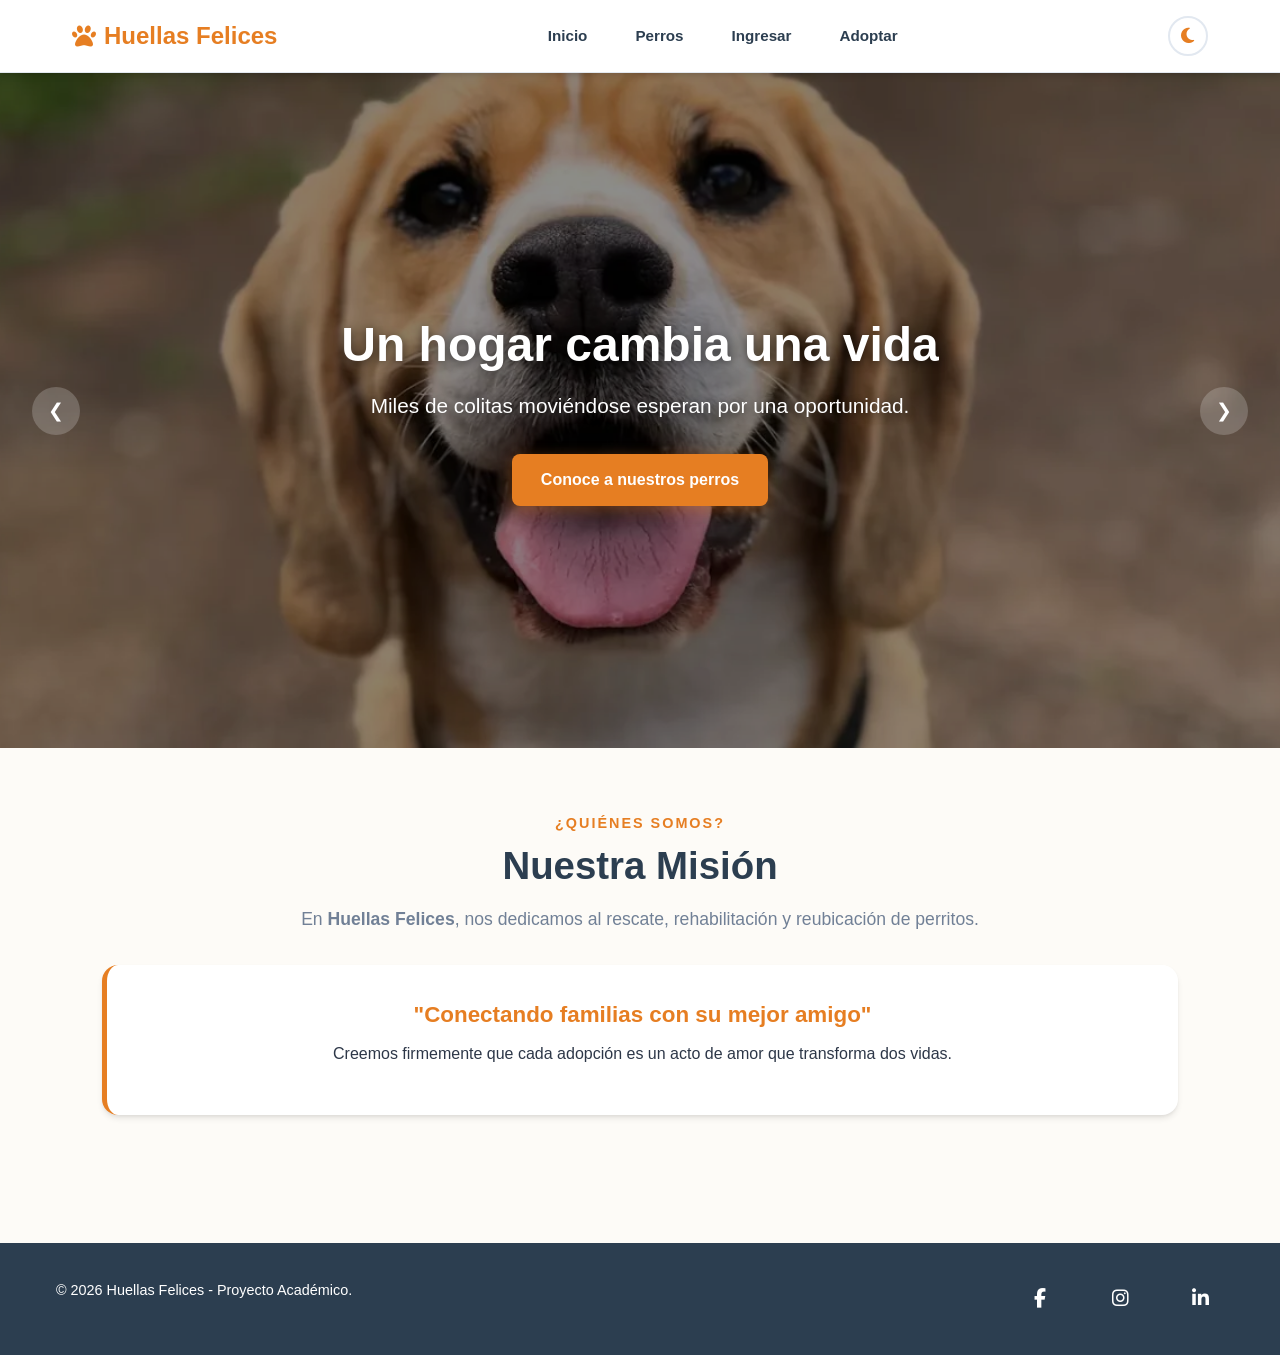
<file: index.html>
<!DOCTYPE html>
<html lang="es" data-theme="light">

<head>
    <meta charset="UTF-8">
    <meta name="viewport" content="width=device-width, initial-scale=1.0">
    <meta name="description"
        content="Huellas Felices - Conectando familias con su mejor amigo. Adopta un perro rescatado.">
    <title>Huellas Felices | Inicio</title>
    <link rel="preconnect" href="https://cdnjs.cloudflare.com" crossorigin>
    <link rel="stylesheet" href="https://cdnjs.cloudflare.com/ajax/libs/font-awesome/6.4.0/css/all.min.css"
        crossorigin="anonymous" media="print" onload="this.media='all'" />
    <link rel="stylesheet" href="css/variables.css">
    <link rel="stylesheet" href="css/base.css">
    <link rel="stylesheet" href="css/layout.css">
    <link rel="stylesheet" href="css/components.css">
    <script defer src="js/theme.js"></script>
    <script defer src="js/carousel.js"></script>
    <script defer src="js/auth.js"></script>
    <script defer src="js/main.js"></script>
</head>

<body>

    <header class="main-header">
        <div class="header-container">
            <a href="index.html" class="logo"><i class="fa-solid fa-paw"></i> Huellas Felices</a>

            <!-- BOTÓN HAMBURGUESA: Invisible en PC, visible en móviles -->
            <button id="menu-toggle-btn" class="menu-toggle-btn" aria-label="Abrir menú de navegación"
                aria-expanded="false">
                <i class="fa-solid fa-bars"></i>
            </button>

            <!-- Se añade el id="main-nav" para controlarlo desde JavaScript -->
            <nav id="main-nav" class="main-nav" aria-label="Navegación principal">
                <ul>
                    <li><a href="index.html">Inicio</a></li>
                    <li><a href="perros.html">Perros</a></li>
                    <li><a href="ingresar.html" id="nav-auth-link">Ingresar</a></li>
                    <li><a href="adoptar.html">Adoptar</a></li>
                </ul>
            </nav>

            <div class="header-actions">
                <span id="user-profile" class="user-profile hidden">
                    <i class="fa-solid fa-user"></i> <span id="user-display-name"></span>
                    <button id="btn-logout" class="btn-logout" aria-label="Cerrar sesión">Salir</button>
                </span>
                <button id="theme-toggle" class="theme-toggle" aria-label="Alternar modo oscuro/claro">
                    <i class="fa-solid fa-moon"></i>
                </button>
            </div>
        </div>
    </header>

    <main>
        <!-- Inicio: Carrusel Hero -->
        <section id="hero" class="hero-carousel" aria-label="Carrusel de perros rescatados">
            <div class="carousel-track-container">
                <div class="carousel-track">
                    <div class="carousel-slide active">
                        <img src="img/perro_feliz.webp" alt="Perro feliz" width="1200" height="600"
                            fetchpriority="high">
                        <div class="carousel-caption">
                            <h1>Un hogar cambia una vida</h1>
                            <p>Miles de colitas moviéndose esperan por una oportunidad.</p>
                            <a href="perros.html" class="btn-cta">Conoce a nuestros perros</a>
                        </div>
                    </div>
                    <div class="carousel-slide">
                        <img src="img/cachorro-mirando-camara.webp" alt="Cachorro" width="1200" height="600"
                            loading="lazy">
                        <div class="carousel-caption">
                            <h1>Conectando familias con su mejor amigo</h1>
                            <p>Amor incondicional garantizado.</p>
                            <a href="perros.html" class="btn-cta">Conoce a nuestros perros</a>
                        </div>
                    </div>
                </div>
            </div>
            <button class="carousel-btn btn-prev" aria-label="Imagen anterior">&#10094;</button>
            <button class="carousel-btn btn-next" aria-label="Siguiente imagen">&#10095;</button>
        </section>

        <!-- Nosotros: Propuesta de Valor -->
        <section id="nosotros" class="section-padding reveal-element">
            <div class="container text-center">
                <span class="section-subtitle">¿Quiénes somos?</span>
                <h2>Nuestra Misión</h2>
                <p class="lead-text">En <strong>Huellas Felices</strong>, nos dedicamos al rescate, rehabilitación y
                    reubicación de perritos.</p>
                <div class="value-proposition">
                    <p class="highlight-text">"Conectando familias con su mejor amigo"</p>
                    <p>Creemos firmemente que cada adopción es un acto de amor que transforma dos vidas.</p>
                </div>
            </div>
        </section>
    </main>

    <footer class="main-footer">
        <div class="footer-container">
            <p>&copy; 2026 Huellas Felices - Proyecto Académico.</p>
            <nav class="social-nav">
                <a href="https://facebook.com" target="_blank" rel="noopener noreferrer"
                    aria-label="Visita nuestro Facebook"><i
                        class="fa-brands fa-facebook-f"></i></a>
                <a href="https://instagram.com" target="_blank" rel="noopener noreferrer"
                    aria-label="Visita nuestro Instagram"><i
                        class="fa-brands fa-instagram"></i></a>
                <a href="https://linkedin.com" target="_blank" rel="noopener noreferrer"
                    aria-label="Visita nuestro LinkedIn"><i
                        class="fa-brands fa-linkedin-in"></i></a>
            </nav>
        </div>
    </footer>

</body>

</html>
</file>
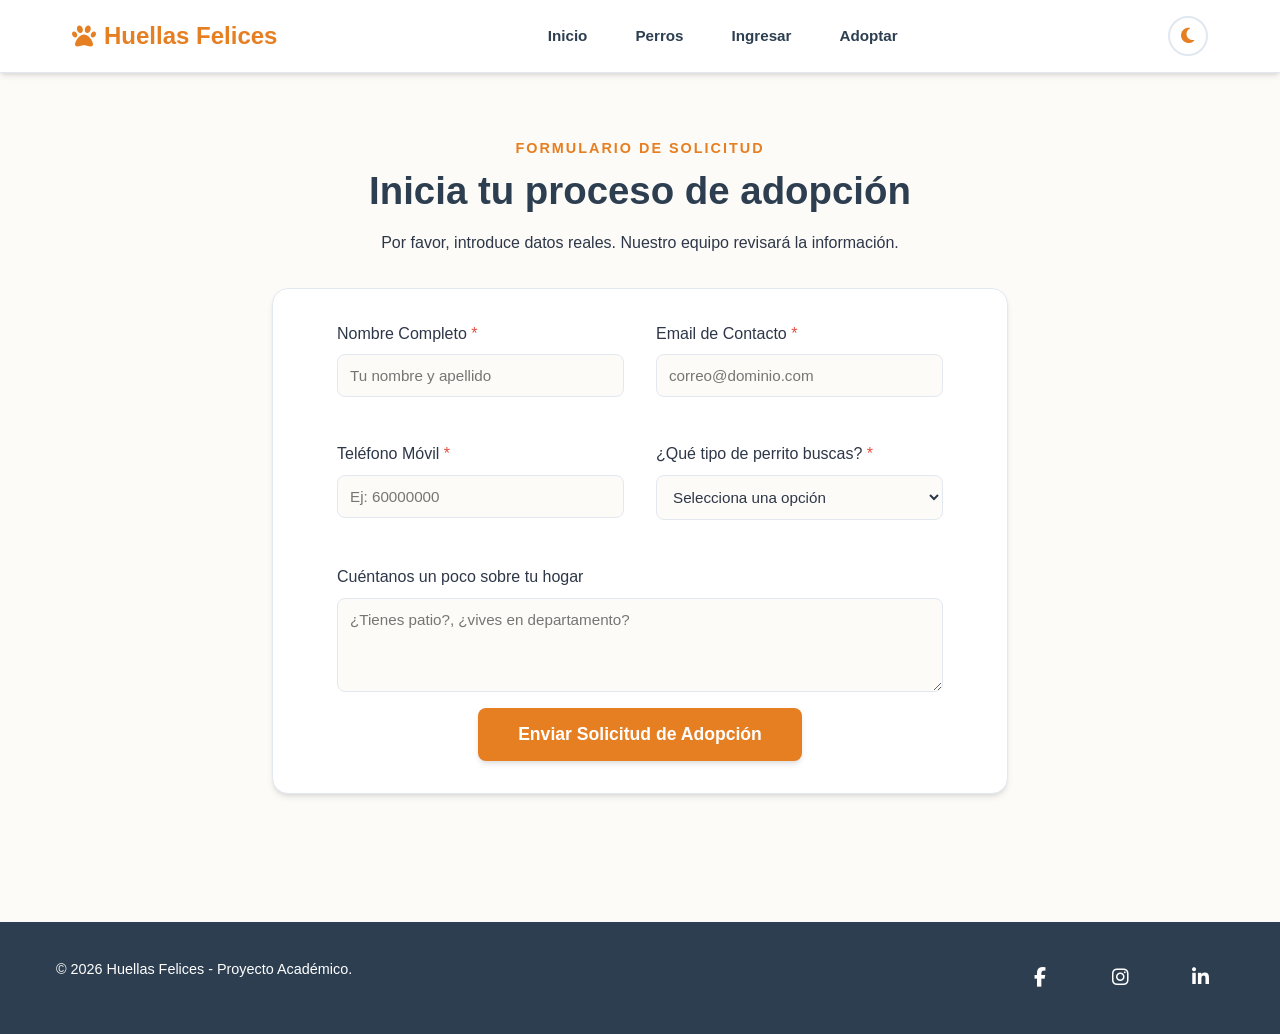
<file: adoptar.html>
<!DOCTYPE html>
<html lang="es" data-theme="light">

<head>
    <meta charset="UTF-8">
    <meta name="viewport" content="width=device-width, initial-scale=1.0">
    <meta name="description" content="Inicia tu proceso de adopción en Huellas Felices.">
    <title>Huellas Felices | Adoptar</title>
    <link rel="preconnect" href="https://cdnjs.cloudflare.com" crossorigin>
    <link rel="stylesheet" href="https://cdnjs.cloudflare.com/ajax/libs/font-awesome/6.4.0/css/all.min.css"
        crossorigin="anonymous" media="print" onload="this.media='all'" />
    <link rel="stylesheet" href="css/variables.css">
    <link rel="stylesheet" href="css/base.css">
    <link rel="stylesheet" href="css/layout.css">
    <link rel="stylesheet" href="css/components.css">
    <script defer src="js/theme.js"></script>
    <script defer src="js/auth.js"></script>
    <script defer src="js/validation.js"></script>
    <script defer src="js/main.js"></script>
</head>

<body>

    <header class="main-header">
        <div class="header-container">
            <a href="index.html" class="logo"><i class="fa-solid fa-paw"></i> Huellas Felices</a>

            <!-- BOTÓN HAMBURGUESA: Invisible en PC, visible en móviles -->
            <button id="menu-toggle-btn" class="menu-toggle-btn" aria-label="Abrir menú de navegación"
                aria-expanded="false">
                <i class="fa-solid fa-bars"></i>
            </button>

            <!-- Se añade el id="main-nav" para controlarlo desde JavaScript -->
            <nav id="main-nav" class="main-nav" aria-label="Navegación principal">
                <ul>
                    <li><a href="index.html">Inicio</a></li>
                    <li><a href="perros.html">Perros</a></li>
                    <li><a href="ingresar.html" id="nav-auth-link">Ingresar</a></li>
                    <li><a href="adoptar.html">Adoptar</a></li>
                </ul>
            </nav>

            <div class="header-actions">
                <span id="user-profile" class="user-profile hidden">
                    <i class="fa-solid fa-user"></i> <span id="user-display-name"></span>
                    <button id="btn-logout" class="btn-logout" aria-label="Cerrar sesión">Salir</button>
                </span>
                <button id="theme-toggle" class="theme-toggle" aria-label="Alternar modo oscuro/claro">
                    <i class="fa-solid fa-moon"></i>
                </button>
            </div>
        </div>
    </header>

    <main class="section-padding">
        <div class="container form-container reveal-element">
            <div class="text-center">
                <span class="section-subtitle">Formulario de Solicitud</span>
                <h2>Inicia tu proceso de adopción</h2>
                <p>Por favor, introduce datos reales. Nuestro equipo revisará la información.</p>
            </div>

            <form id="adoption-form" class="main-form" novalidate>
                <div class="form-row">
                    <div class="form-group">
                        <label for="adopt-name">Nombre Completo <span class="required">*</span></label>
                        <input type="text" id="adopt-name" name="name" placeholder="Tu nombre y apellido">
                        <span class="error-message" id="error-name" aria-live="polite"></span>
                    </div>
                    <div class="form-group">
                        <label for="adopt-email">Email de Contacto <span class="required">*</span></label>
                        <input type="email" id="adopt-email" name="email" placeholder="correo@dominio.com">
                        <span class="error-message" id="error-email" aria-live="polite"></span>
                    </div>
                </div>

                <div class="form-row">
                    <div class="form-group">
                        <label for="adopt-phone">Teléfono Móvil <span class="required">*</span></label>
                        <input type="tel" id="adopt-phone" name="phone" placeholder="Ej: 60000000">
                        <span class="error-message" id="error-phone" aria-live="polite"></span>
                    </div>
                    <div class="form-group">
                        <label for="adopt-dog">¿Qué tipo de perrito buscas? <span class="required">*</span></label>
                        <select id="adopt-dog" name="dog_preference">
                            <option value="">Selecciona una opción</option>
                            <option value="cachorro">Cachorro (0 - 1 año)</option>
                            <option value="joven">Joven (1 - 4 años)</option>
                            <option value="adulto">Adulto/Senior</option>
                        </select>
                        <span class="error-message" id="error-dog" aria-live="polite"></span>
                    </div>
                </div>

                <div class="form-group">
                    <label for="adopt-msg">Cuéntanos un poco sobre tu hogar</label>
                    <textarea id="adopt-msg" name="message" rows="4"
                        placeholder="¿Tienes patio?, ¿vives en departamento?"></textarea>
                </div>

                <div id="form-global-feedback" class="form-feedback hidden" aria-live="assertive"></div>

                <div class="text-center">
                    <button type="submit" class="btn-submit-large">Enviar Solicitud de Adopción</button>
                </div>
            </form>
        </div>
    </main>

    <footer class="main-footer">
        <div class="footer-container">
            <p>&copy; 2026 Huellas Felices - Proyecto Académico.</p>
            <nav class="social-nav">
                <a href="https://facebook.com" target="_blank" rel="noopener noreferrer"
                    aria-label="Visita nuestro Facebook"><i
                        class="fa-brands fa-facebook-f"></i></a>
                <a href="https://instagram.com" target="_blank" rel="noopener noreferrer"
                    aria-label="Visita nuestro Instagram"><i
                        class="fa-brands fa-instagram"></i></a>
                <a href="https://linkedin.com" target="_blank" rel="noopener noreferrer"
                    aria-label="Visita nuestro LinkedIn"><i
                        class="fa-brands fa-linkedin-in"></i></a>
            </nav>
        </div>
    </footer>

</body>

</html>
</file>
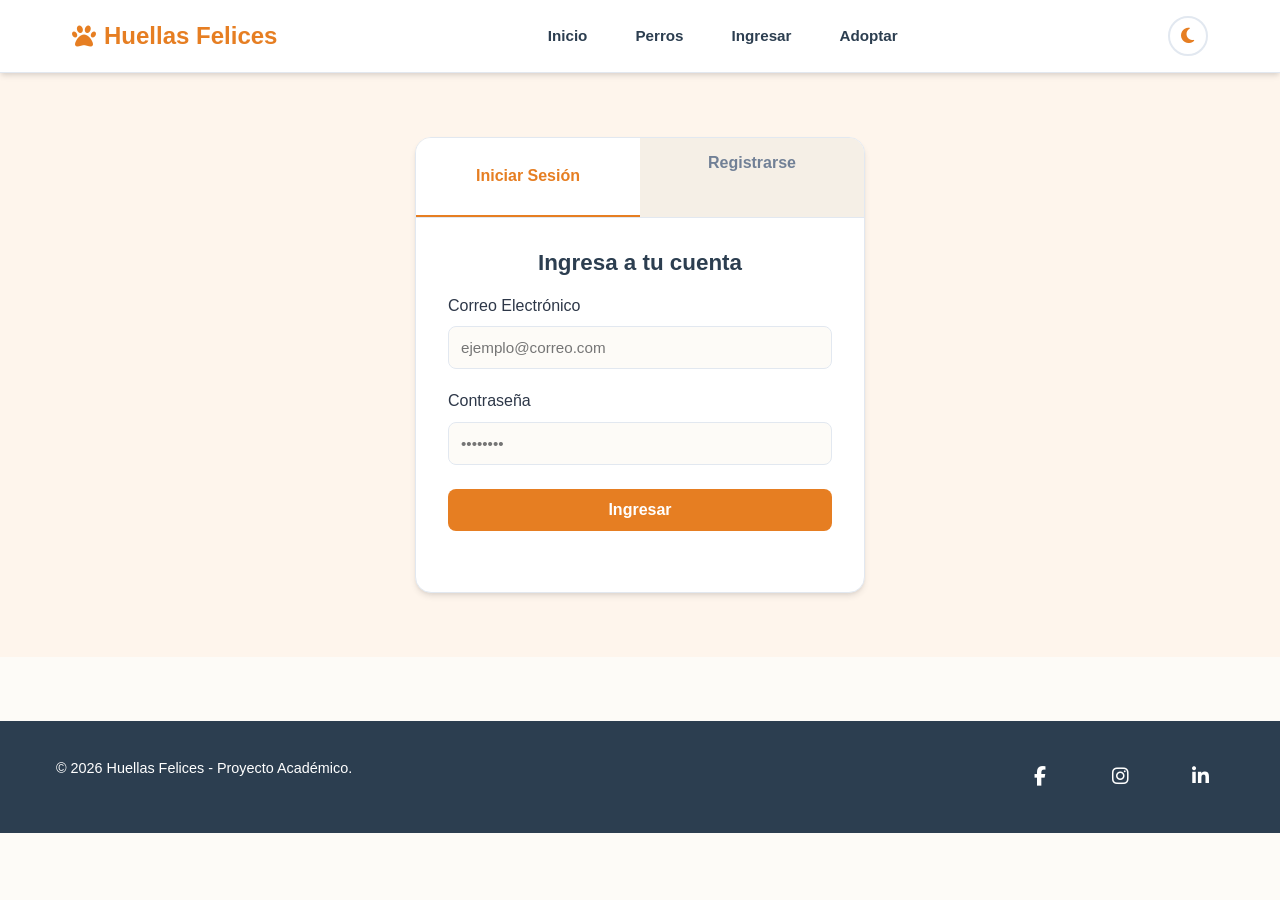
<file: ingresar.html>
<!DOCTYPE html>
<html lang="es" data-theme="light">

<head>
    <meta charset="UTF-8">
    <meta name="viewport" content="width=device-width, initial-scale=1.0">
    <meta name="description" content="Ingresa o regístrate en Huellas Felices.">
    <title>Huellas Felices | Mi Cuenta</title>
    <link rel="preconnect" href="https://cdnjs.cloudflare.com" crossorigin>
    <link rel="stylesheet" href="https://cdnjs.cloudflare.com/ajax/libs/font-awesome/6.4.0/css/all.min.css"
        crossorigin="anonymous" media="print" onload="this.media='all'" />
    <link rel="stylesheet" href="css/variables.css">
    <link rel="stylesheet" href="css/base.css">
    <link rel="stylesheet" href="css/layout.css">
    <link rel="stylesheet" href="css/components.css">
    <script defer src="js/theme.js"></script>
    <script defer src="js/auth.js"></script>
    <script defer src="js/main.js"></script>
</head>

<body>

    <header class="main-header">
        <div class="header-container">
            <a href="index.html" class="logo"><i class="fa-solid fa-paw"></i> Huellas Felices</a>

            <!-- BOTÓN HAMBURGUESA: Invisible en PC, visible en móviles -->
            <button id="menu-toggle-btn" class="menu-toggle-btn" aria-label="Abrir menú de navegación"
                aria-expanded="false">
                <i class="fa-solid fa-bars"></i>
            </button>

            <!-- Se añade el id="main-nav" para controlarlo desde JavaScript -->
            <nav id="main-nav" class="main-nav" aria-label="Navegación principal">
                <ul>
                    <li><a href="index.html">Inicio</a></li>
                    <li><a href="perros.html">Perros</a></li>
                    <li><a href="ingresar.html" id="nav-auth-link">Ingresar</a></li>
                    <li><a href="adoptar.html">Adoptar</a></li>
                </ul>
            </nav>

            <div class="header-actions">
                <span id="user-profile" class="user-profile hidden">
                    <i class="fa-solid fa-user"></i> <span id="user-display-name"></span>
                    <button id="btn-logout" class="btn-logout" aria-label="Cerrar sesión">Salir</button>
                </span>
                <button id="theme-toggle" class="theme-toggle" aria-label="Alternar modo oscuro/claro">
                    <i class="fa-solid fa-moon"></i>
                </button>
            </div>
        </div>
    </header>

    <main class="highlight-bg section-padding">
        <div class="container auth-wrapper reveal-element">

            <!-- Interfaz para Invitados -->
            <div id="auth-logged-out" class="auth-box-container">
                <div class="auth-tabs">
                    <button id="tab-login" class="auth-tab active">Iniciar Sesión</button>
                    <button id="tab-register" class="auth-tab">Registrarse</button>
                </div>

                <form id="form-login" class="auth-form active-form" novalidate>
                    <h3>Ingresa a tu cuenta</h3>
                    <div class="form-group">
                        <label for="login-email">Correo Electrónico</label>
                        <input type="email" id="login-email" required placeholder="ejemplo@correo.com">
                    </div>
                    <div class="form-group">
                        <label for="login-password">Contraseña</label>
                        <input type="password" id="login-password" required placeholder="••••••••">
                    </div>
                    <button type="submit" class="btn-submit">Ingresar</button>
                </form>

                <form id="form-register" class="auth-form" novalidate>
                    <h3>Crea una cuenta nueva</h3>
                    <div class="form-group">
                        <label for="reg-name">Nombre Completo</label>
                        <input type="text" id="reg-name" required placeholder="Juan Pérez">
                    </div>
                    <div class="form-group">
                        <label for="reg-email">Correo Electrónico</label>
                        <input type="email" id="reg-email" required placeholder="ejemplo@correo.com">
                    </div>
                    <div class="form-group">
                        <label for="reg-role">¿Cuál es tu rol?</label>
                        <select id="reg-role" required>
                            <option value="Adoptante">Quiero adoptar (Adoptante)</option>
                            <option value="Admin">Administrador del Refugio (Admin)</option>
                        </select>
                    </div>
                    <button type="submit" class="btn-submit">Registrarme</button>
                </form>
            </div>

            <!-- Interfaz para Usuarios Logueados -->
            <div id="auth-logged-in" class="auth-box-container text-center hidden">
                <i class="fa-solid fa-circle-check success-icon"></i>
                <h3>¡Sesión Activa Detectada!</h3>
                <p>Estás navegado con el rol de: <strong id="session-role-display"></strong></p>
                <p class="info-text">Ya puedes dirigirte a la sección de adopción para rellenar tu solicitud.</p>
                <br>
                <a href="adoptar.html" class="btn-cta">Ir al Formulario de Adopción</a>
            </div>

        </div>
    </main>

    <footer class="main-footer">
        <div class="footer-container">
            <p>&copy; 2026 Huellas Felices - Proyecto Académico.</p>
            <nav class="social-nav">
                <a href="https://facebook.com" target="_blank" rel="noopener noreferrer"
                    aria-label="Visita nuestro Facebook"><i
                        class="fa-brands fa-facebook-f"></i></a>
                <a href="https://instagram.com" target="_blank" rel="noopener noreferrer"
                    aria-label="Visita nuestro Instagram"><i
                        class="fa-brands fa-instagram"></i></a>
                <a href="https://linkedin.com" target="_blank" rel="noopener noreferrer"
                    aria-label="Visita nuestro LinkedIn"><i
                        class="fa-brands fa-linkedin-in"></i></a>
            </nav>
        </div>
    </footer>

</body>

</html>
</file>
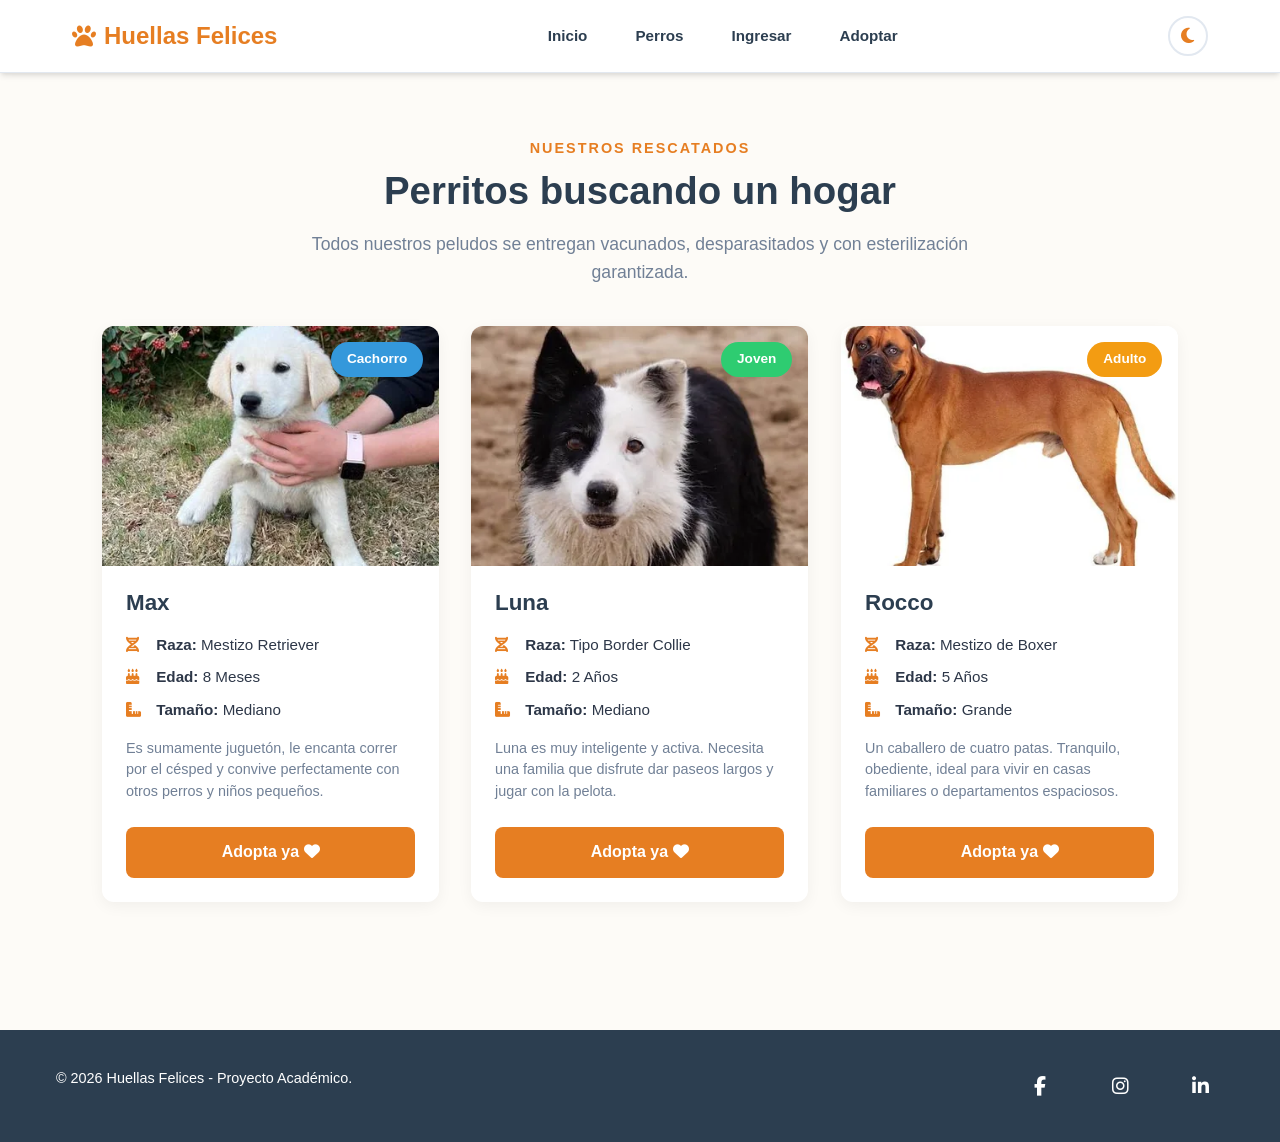
<file: perros.html>
<!DOCTYPE html>
<html lang="es" data-theme="light">

<head>
    <meta charset="UTF-8">
    <meta name="viewport" content="width=device-width, initial-scale=1.0">
    <meta name="description"
        content="Conoce a los perritos rescatados en Huellas Felices que buscan un hogar responsable.">
    <title>Huellas Felices | Nuestros Perros</title>
    <link rel="preconnect" href="https://cdnjs.cloudflare.com" crossorigin>
    <link rel="stylesheet" href="https://cdnjs.cloudflare.com/ajax/libs/font-awesome/6.4.0/css/all.min.css"
        crossorigin="anonymous" media="print" onload="this.media='all'" />
    <link rel="stylesheet" href="css/variables.css">
    <link rel="stylesheet" href="css/base.css">
    <link rel="stylesheet" href="css/layout.css">
    <link rel="stylesheet" href="css/components.css">
    <!-- Scripts globales diferidos -->
    <script defer src="js/theme.js"></script>
    <script defer src="js/auth.js"></script>
    <script defer src="js/main.js"></script>
</head>

<body>

    <header class="main-header">
        <div class="header-container">
            <a href="index.html" class="logo"><i class="fa-solid fa-paw"></i> Huellas Felices</a>

            <!-- BOTÓN HAMBURGUESA: Invisible en PC, visible en móviles -->
            <button id="menu-toggle-btn" class="menu-toggle-btn" aria-label="Abrir menú de navegación"
                aria-expanded="false">
                <i class="fa-solid fa-bars"></i>
            </button>

            <!-- Se añade el id="main-nav" para controlarlo desde JavaScript -->
            <nav id="main-nav" class="main-nav" aria-label="Navegación principal">
                <ul>
                    <li><a href="index.html">Inicio</a></li>
                    <li><a href="perros.html">Perros</a></li>
                    <li><a href="ingresar.html" id="nav-auth-link">Ingresar</a></li>
                    <li><a href="adoptar.html">Adoptar</a></li>
                </ul>
            </nav>

            <div class="header-actions">
                <span id="user-profile" class="user-profile hidden">
                    <i class="fa-solid fa-user"></i> <span id="user-display-name"></span>
                    <button id="btn-logout" class="btn-logout" aria-label="Cerrar sesión">Salir</button>
                </span>
                <button id="theme-toggle" class="theme-toggle" aria-label="Alternar modo oscuro/claro">
                    <i class="fa-solid fa-moon"></i>
                </button>
            </div>
        </div>
    </header>

    <main class="section-padding">
        <div class="container">
            <div class="text-center">
                <span class="section-subtitle">Nuestros Rescatados</span>
                <h2>Perritos buscando un hogar</h2>
                <p class="lead-text">Todos nuestros peludos se entregan vacunados, desparasitados y con esterilización
                    garantizada.</p>
            </div>

            <!-- Contenedor Rejilla (Grid de Tarjetas) -->
            <div class="dogs-grid">

                <!-- Tarjeta 1 -->
                <article class="dog-card reveal-element">
                    <div class="dog-image-container">
                        <img src="img/perro_max.webp" alt="Perro llamado Max" width="400" height="300"
                            loading="lazy">
                        <span class="dog-badge badge-puppy">Cachorro</span>
                    </div>
                    <div class="dog-card-content">
                        <h3>Max</h3>
                        <ul class="dog-features">
                            <li><i class="fa-solid fa-dna"></i> <strong>Raza:</strong> Mestizo Retriever</li>
                            <li><i class="fa-solid fa-cake-candles"></i> <strong>Edad:</strong> 8 Meses</li>
                            <li><i class="fa-solid fa-ruler-combined"></i> <strong>Tamaño:</strong> Mediano</li>
                        </ul>
                        <p class="dog-description">Es sumamente juguetón, le encanta correr por el césped y convive
                            perfectamente con otros perros y niños pequeños.</p>
                        <a href="adoptar.html" class="btn-card-adopt">Adopta ya <i class="fa-solid fa-heart"></i></a>
                    </div>
                </article>

                <!-- Tarjeta 2 -->
                <article class="dog-card reveal-element">
                    <div class="dog-image-container">
                        <img src="img/perro_luna.webp" alt="Perra llamada Luna" width="400" height="300"
                            loading="lazy">
                        <span class="dog-badge badge-young">Joven</span>
                    </div>
                    <div class="dog-card-content">
                        <h3>Luna</h3>
                        <ul class="dog-features">
                            <li><i class="fa-solid fa-dna"></i> <strong>Raza:</strong> Tipo Border Collie</li>
                            <li><i class="fa-solid fa-cake-candles"></i> <strong>Edad:</strong> 2 Años</li>
                            <li><i class="fa-solid fa-ruler-combined"></i> <strong>Tamaño:</strong> Mediano</li>
                        </ul>
                        <p class="dog-description">Luna es muy inteligente y activa. Necesita una familia que disfrute
                            dar paseos largos y jugar con la pelota.</p>
                        <a href="adoptar.html" class="btn-card-adopt">Adopta ya <i class="fa-solid fa-heart"></i></a>
                    </div>
                </article>

                <!-- Tarjeta 3 -->
                <article class="dog-card reveal-element">
                    <div class="dog-image-container">
                        <img src="img/perro_rocco.webp" alt="Perro llamado Rocco" width="400" height="300"
                            loading="lazy">
                        <span class="dog-badge badge-adult">Adulto</span>
                    </div>
                    <div class="dog-card-content">
                        <h3>Rocco</h3>
                        <ul class="dog-features">
                            <li><i class="fa-solid fa-dna"></i> <strong>Raza:</strong> Mestizo de Boxer</li>
                            <li><i class="fa-solid fa-cake-candles"></i> <strong>Edad:</strong> 5 Años</li>
                            <li><i class="fa-solid fa-ruler-combined"></i> <strong>Tamaño:</strong> Grande</li>
                        </ul>
                        <p class="dog-description">Un caballero de cuatro patas. Tranquilo, obediente, ideal para vivir
                            en casas familiares o departamentos espaciosos.</p>
                        <a href="adoptar.html" class="btn-card-adopt">Adopta ya <i class="fa-solid fa-heart"></i></a>
                    </div>
                </article>

            </div>
        </div>
    </main>

    <footer class="main-footer">
        <div class="footer-container">
            <p>&copy; 2026 Huellas Felices - Proyecto Académico.</p>
            <nav class="social-nav">
                <a href="https://facebook.com" target="_blank" rel="noopener noreferrer"
                    aria-label="Visita nuestro Facebook"><i
                        class="fa-brands fa-facebook-f"></i></a>
                <a href="https://instagram.com" target="_blank" rel="noopener noreferrer"
                    aria-label="Visita nuestro Instagram"><i
                        class="fa-brands fa-instagram"></i></a>
                <a href="https://linkedin.com" target="_blank" rel="noopener noreferrer"
                    aria-label="Visita nuestro LinkedIn"><i
                        class="fa-brands fa-linkedin-in"></i></a>
            </nav>
        </div>
    </footer>

</body>

</html>
</file>
<file: css/variables.css>
/* ==========================================================================
   VARIABLES GLOBALES Y DISEÑO DE TEMAS (Huellas Felices)
   ========================================================================== */

/* Tema Claro por Defecto */
:root,
html[data-theme="light"] {
    /* Colores de Marca (Cálidos y Amigables) */
    --primary-color: #e67e22;
    /* Naranja cálido principal */
    --primary-hover: #d35400;
    /* Naranja más oscuro para interacciones */
    --secondary-color: #2c3e50;
    /* Azul grisáceo para textos fuertes y contraste */
    --accent-color: #f1c40f;
    /* Amarillo/Ámbar para detalles y alertas */

    /* Colores de Fondo (Layout) */
    --bg-main: #fdfbf7;
    /* Fondo general (crema muy suave) */
    --bg-card: #ffffff;
    /* Fondo de tarjetas y contenedores */
    --bg-muted: #f5efe6;
    /* Fondo de secciones secundarias */
    --bg-highlight: #fef5ec;
    /* Fondo sutil para destacar módulos (como login) */

    /* Colores de Texto */
    --text-main: #2d3748;
    /* Texto principal (Gris oscuro, evita el negro puro) */
    --text-muted: #718096;
    /* Texto secundario o leyendas */
    --text-light: #ffffff;
    /* Texto sobre fondos oscuros o botones */

    /* Estados de Validación */
    --color-success: #2ecc71;
    /* Verde para estados válidos y éxito */
    --color-error: #e74c3c;
    /* Rojo para mensajes de error dinámicos */

    /* Efectos Visuales */
    --box-shadow: 0 4px 6px -1px rgba(0, 0, 0, 0.1), 0 2px 4px -1px rgba(0, 0, 0, 0.06);
    --shadow-hover: 0 10px 15px -3px rgba(0, 0, 0, 0.1), 0 4px 6px -2px rgba(0, 0, 0, 0.05);
    --border-color: #e2e8f0;
}

/* Tema Oscuro (Se activa dinámicamente con JavaScript) */
html[data-theme="dark"] {
    /* Colores de Marca Ajustados para Pantallas Oscuras */
    --primary-color: #ff9f43;
    /* Naranja ligeramente más brillante */
    --primary-hover: #ffb167;
    --secondary-color: #ecf0f1;
    --accent-color: #f39c12;

    /* Colores de Fondo (Invertidos para confort visual) */
    --bg-main: #121212;
    /* Fondo oscuro profundo */
    --bg-card: #1e1e1e;
    /* Gris superficie para tarjetas */
    --bg-muted: #252525;
    /* Gris para secciones alternas */
    --bg-highlight: #2c2520;
    /* Tono marrón/oscuro cálido para destacar */

    /* Colores de Texto */
    --text-main: #f3f4f6;
    /* Blanco roto para lectura cómoda */
    --text-muted: #9ca3af;
    /* Gris claro para texto secundario */
    --text-light: #121212;
    /* Texto oscuro para usar sobre botones claros */

    /* Estados de Validación Adaptados */
    --color-success: #2ea44f;
    --color-error: #ff6b6b;
    /* Rojo más claro para que resalte en fondo oscuro */

    /* Efectos Visuales Adaptados */
    --box-shadow: 0 4px 6px -1px rgba(0, 0, 0, 0.5);
    --shadow-hover: 0 10px 15px -3px rgba(0, 0, 0, 0.7);
    --border-color: #333333;
}

/* Variables Estructurales Invariables (Comunes a ambos temas) */
:root {
    /* Tipografía */
    --font-main: 'Segoe UI', Tahoma, Geneva, Verdana, sans-serif;

    /* Bordes y Esquinas (Look amigable y redondeado) */
    --border-radius-sm: 4px;
    --border-radius-md: 8px;
    --border-radius-lg: 16px;
    --border-radius-round: 50%;

    /* Transiciones del Sistema (Suavidad obligatoria para el requerimiento) */
    --transition-fast: background-color 0.2s ease, color 0.2s ease, transform 0.2s ease;
    --transition-smooth: background-color 0.4s ease, color 0.4s ease, border-color 0.4s ease, box-shadow 0.4s ease;
    --transition-reveal: opacity 0.8s ease-out, transform 0.8s ease-out;

    /* Espaciados Base (Escalabilidad del Layout) */
    --spacing-xs: 0.5rem;
    --spacing-sm: 1rem;
    --spacing-md: 2rem;
    --spacing-lg: 4rem;
}
</file>
<file: css/base.css>
/* ==========================================================================
   RESET MODERNO Y ESTILOS BASE GLOBALES (Mobile-First)
   ========================================================================== */

/* Coherencia en el cálculo de tamaños con box-sizing */
*,
*::before,
*::after {
    box-sizing: border-box;
    margin: 0;
    padding: 0;
}

/* Suavizado de scroll nativo para los anclajes internos */
html {
    scroll-behavior: smooth;
    text-size-adjust: 100%;
}

/* Configuración del cuerpo con transiciones para Modo Oscuro */
body {
    font-family: var(--font-main);
    background-color: var(--bg-main);
    color: var(--text-main);
    line-height: 1.6;
    overflow-x: hidden;
    -webkit-font-smoothing: antialiased;
    -moz-osx-font-smoothing: grayscale;
    transition: var(--transition-smooth);
}

/* Tipografía Semántica y Escalable */
h1,
h2,
h3,
h4 {
    color: var(--secondary-color);
    font-weight: 700;
    line-height: 1.2;
    transition: color 0.4s ease;
}

h1 {
    font-size: 2.2rem;
}

h2 {
    font-size: 1.8rem;
    margin-bottom: var(--spacing-sm);
}

h3 {
    font-size: 1.4rem;
    margin-bottom: var(--spacing-xs);
}

p {
    margin-bottom: var(--spacing-sm);
}

/* Elementos de Enlace e Interactivos */
a {
    color: var(--primary-color);
    text-decoration: none;
    transition: var(--transition-fast);
}

a:hover {
    color: var(--primary-hover);
}

img {
    max-width: 100%;
    height: auto;
    display: block;
}

ul {
    list-style: none;
}

/* ==========================================================================
   CLASES UTILITARIAS GLOBALES
   ========================================================================== */

/* Contenedor adaptativo centralizado */
.container {
    width: 100%;
    padding-right: var(--spacing-sm);
    padding-left: var(--spacing-sm);
    margin-right: auto;
    margin-left: auto;
}

/* Breakpoint base para escritorio en contenedores */
@media (min-width: 768px) {
    .container {
        max-width: 1140px;
        padding-right: var(--spacing-md);
        padding-left: var(--spacing-md);
    }

    h1 {
        font-size: 3rem;
    }

    h2 {
        font-size: 2.4rem;
    }
}

/* Espaciados y Alineaciones estándares */
.section-padding {
    padding: var(--spacing-md) 0;
}

@media (min-width: 768px) {
    .section-padding {
        padding: var(--spacing-lg) 0;
    }
}

.text-center {
    text-align: center;
}

.hidden {
    display: none !important;
}

/* Subtítulos de sección decorativos */
.section-subtitle {
    display: block;
    color: var(--primary-color);
    font-size: 0.9rem;
    text-transform: uppercase;
    font-weight: 700;
    letter-spacing: 2px;
    margin-bottom: var(--spacing-xs);
}

.lead-text {
    font-size: 1.1rem;
    color: var(--text-muted);
    max-width: 700px;
    margin-left: auto;
    margin-right: auto;
}

/* ==========================================================================
   HOOKS DE ANIMACIÓN (Scroll Reveal - Intersection Observer)
   ========================================================================== */

/* Estado inicial: El elemento está oculto y desplazado hacia abajo */
.reveal-element {
    opacity: 0;
    transform: translateY(30px);
    transition: var(--transition-reveal);
    will-change: transform, opacity;
    /* Optimización de rendimiento para GPU */
}

/* Estado activo: Se inyecta mediante JS cuando entra en el Viewport */
.reveal-element.revealed {
    opacity: 1;
    transform: translateY(0);
}
</file>
<file: css/layout.css>
/* ==========================================================================
   ESTRUCTURA DE CONTENEDORES Y LAYOUT (Mobile-First)
   ========================================================================== */

/* --- 1. ENCABEZADO PRINCIPAL (HEADER) --- */
.main-header {
    background-color: var(--bg-card);
    border-bottom: 1px solid var(--border-color);
    position: sticky;
    top: 0;
    z-index: 1000;
    /* Asegura que se mantenga sobre el carrusel */
    box-shadow: var(--box-shadow);
    transition: var(--transition-smooth);
}

/* Modificado: Ahora fluye como fila por defecto en móviles */
.header-container {
    display: flex;
    flex-direction: row;
    flex-wrap: wrap;
    justify-content: space-between;
    align-items: center;
    padding: var(--spacing-sm);
    max-width: 1200px;
    margin: 0 auto;
}

.logo {
    font-size: 1.5rem;
    font-weight: 800;
    color: var(--primary-color);
    display: flex;
    align-items: center;
    gap: 0.5rem;
}

/* Navegación móvil base */
.main-nav ul {
    display: flex;
    gap: var(--spacing-sm);
    flex-wrap: wrap;
    justify-content: center;
}

.main-nav a {
    font-weight: 600;
    color: var(--secondary-color);
    padding: 0.25rem 0.5rem;
    font-size: 0.95rem;
}

.main-nav a:hover {
    color: var(--primary-color);
}

/* Acciones del Header (Perfil, Botón de Tema) */
.header-actions {
    display: flex;
    align-items: center;
    gap: var(--spacing-sm);
}

/* --- AJUSTES DE LAYOUT PARA ESCRITORIO (PC) --- */
@media (min-width: 768px) {
    .header-container {
        flex-wrap: nowrap;
        padding: var(--spacing-sm) var(--spacing-md);
    }

    /* Reseteo estricto de posiciones móviles para pantallas grandes */
    .logo { 
        order: 0; 
    }
    
    .main-nav { 
        order: 0;
        display: block !important;
        position: static;
        width: auto;
        box-shadow: none;
        border: none;
        padding: 0;
    }

    .main-nav ul {
        flex-direction: row;
        gap: var(--spacing-md);
    }

    .header-actions { 
        order: 0; 
        margin-left: 0; 
    }
}


/* --- 2. SECCIÓN DESTACADA DE AUTENTICACIÓN --- */
.highlight-bg {
    background-color: var(--bg-highlight);
    transition: var(--transition-smooth);
}

.auth-wrapper {
    display: flex;
    justify-content: center;
    align-items: center;
    min-height: 400px;
}


/* --- 3. MAQUETACIÓN DE FORMULARIOS RECOLECTORES --- */
.form-container {
    max-width: 800px;
    margin: 0 auto;
}

.main-form {
    background-color: var(--bg-card);
    padding: var(--spacing-md);
    border-radius: var(--border-radius-lg);
    box-shadow: var(--box-shadow);
    border: 1px solid var(--border-color);
    margin-top: var(--spacing-md);
    transition: var(--transition-smooth);
}

/* Grid dinámico para los campos del formulario */
.form-row {
    display: grid;
    grid-template-columns: 1fr;
    /* 1 Sola columna en dispositivos móviles */
    gap: var(--spacing-sm);
    margin-bottom: var(--spacing-sm);
}

.form-group {
    display: flex;
    flex-direction: column;
    gap: var(--spacing-xs);
}

/* Transformación a 2 columnas en pantallas medianas/grandes */
@media (min-width: 768px) {
    .main-form {
        padding: var(--spacing-md) var(--spacing-lg);
    }

    .form-row {
        grid-template-columns: repeat(2, 1fr);
        /* 2 Columnas idénticas en Escritorio */
        gap: var(--spacing-md);
    }
}


/* --- 4. PIE DE PÁGINA SEMÁNTICO (FOOTER) --- */
.main-footer {
    background-color: var(--secondary-color);
    color: #ffffff;
    padding: var(--spacing-md) 0;
    margin-top: var(--spacing-lg);
}

.footer-container {
    display: flex;
    flex-direction: column;
    align-items: center;
    gap: var(--spacing-sm);
    max-width: 1200px;
    margin: 0 auto;
    padding: 0 var(--spacing-sm);
    text-align: center;
    font-size: 0.9rem;
}

.social-nav {
    display: flex;
    gap: var(--spacing-md);
}

.social-nav a {
    color: #ffffff;
    font-size: 1.2rem;
    min-width: 48px;
    min-height: 48px;
    display: inline-flex;
    align-items: center;
    justify-content: center;
    transition: var(--transition-fast);
}

.social-nav a:hover {
    color: var(--primary-color);
    transform: translateY(-3px);
}

@media (min-width: 768px) {
    .footer-container {
        flex-direction: row;
        justify-content: space-between;
        text-align: left;
    }
}

/* Optimización del Footer en Modo Oscuro */
[data-theme="dark"] .main-footer {
    background-color: #1a1a1a;          
    border-top: 1px solid var(--border-color, #2d2d2d);       
}

[data-theme="dark"] .main-footer p {
    color: #e0e0e0 !important;
}

[data-theme="dark"] .social-nav a {
    color: #e0e0e0 !important;
    background-color: #2d2d2d;          
    display: inline-flex;
    align-items: center;
    justify-content: center;
    width: 48px;
    height: 48px;
    border-radius: 50%;
    transition: var(--transition-fast);
}

[data-theme="dark"] .social-nav a:hover {
    background-color: var(--primary-color, #ff8400); 
    color: #ffffff !important;          
}


/* ==========================================================================
   ESTILOS DEL COMPONENTE NAV RESPONSIVO (MÓVIL)
   ========================================================================== */

/* Por defecto en Escritorio (PC) el botón es invisible */
.menu-toggle-btn {
    display: none;
    min-width: 48px;
    min-height: 48px;
    align-items: center;
    justify-content: center;
    background: none;
    border: none;
    color: var(--text-color, #333);
    font-size: 1.5rem;
    cursor: pointer;
    padding: 0;
    transition: color 0.2s ease;
}

.menu-toggle-btn:hover {
    color: var(--primary-color);
}

/* Media Query exclusivo para pantallas angostas */
@media (max-width: 768px) {
    .main-header {
        position: relative;
    }

    /* CONTROL DE ORDEN VISUAL EN LA MISMA LÍNEA */
    .logo {
        order: 1; /* Logotipo a la izquierda */
    }

    .header-actions {
        order: 2;
        margin-left: auto; /* Empuja el botón de modo oscuro hacia la derecha */
        gap: 0.3rem;
    }

    .menu-toggle-btn {
        display: inline-flex; /* Se hace visible */
        order: 3;        /* Se posiciona inmediatamente al lado del modo oscuro */
        margin-left: 0.4rem; 
    }

    /* El menú desplegable se va abajo ocupando el 100% */
    .main-nav {
        display: none; 
        position: absolute;
        top: 100%; 
        left: 0;
        width: 100%;
        background-color: var(--bg-card, #ffffff);
        border-top: 1px solid rgba(0, 0, 0, 0.05);
        box-shadow: 0 8px 16px rgba(0, 0, 0, 0.1);
        padding: 1.5rem 0;
        z-index: 999;
        order: 4; /* Forzado a envolver en la parte inferior */
    }

    .main-nav.nav-open {
        display: block;
        animation: slideDownMenu 0.25s ease-out forwards;
    }

    .main-nav ul {
        flex-direction: column;
        align-items: center;
        gap: 1.2rem;
        padding: 0;
        margin: 0;
    }

    .main-nav ul li {
        width: 100%;
        text-align: center;
    }

    .main-nav ul li a {
        display: block;
        padding: 0.6rem 0;
        font-size: 1.1rem;
    }
}

/* Elimina el espacio fantasma del li cuando el botón Ingresar se oculta */
.main-nav ul li:has(#nav-auth-link.hidden) {
    display: none;
}

@keyframes slideDownMenu {
    from {
        opacity: 0;
        transform: translateY(-10px);
    }
    to {
        opacity: 1;
        transform: translateY(0);
    }
}
</file>
<file: css/components.css>
/* ==========================================================================
   ESTILOS DE COMPONENTES AISLADOS (Huellas Felices)
   ========================================================================== */

/* --- 1. COMPONENTE: BOTONES --- */
.btn-cta,
.btn-submit,
.btn-submit-large {
    display: inline-block;
    background-color: var(--primary-color);
    color: #ffffff;
    font-weight: 700;
    border: none;
    border-radius: var(--border-radius-md);
    cursor: pointer;
    text-align: center;
    transition: var(--transition-fast);
}

.btn-cta {
    padding: 0.8rem 1.8rem;
    font-size: 1rem;
    box-shadow: 0 4px 15px rgba(230, 126, 34, 0.4);
}

.btn-cta:hover {
    background-color: var(--primary-hover);
    color: #ffffff;
    transform: translateY(-2px);
}

.btn-submit {
    width: 100%;
    padding: 0.75rem;
    font-size: 1rem;
}

.btn-submit:hover {
    background-color: var(--primary-hover);
}

.btn-submit-large {
    padding: 1rem 2.5rem;
    font-size: 1.1rem;
    margin-top: var(--spacing-sm);
    box-shadow: var(--box-shadow);
}

.btn-submit-large:hover {
    background-color: var(--primary-hover);
    transform: translateY(-2px);
    box-shadow: var(--shadow-hover);
}

/* Conmutador de Tema (Claro/Oscuro) */
.theme-toggle {
    background: none;
    border: 2px solid var(--border-color);
    color: var(--primary-color);
    width: 40px;
    height: 40px;
    border-radius: var(--border-radius-round);
    cursor: pointer;
    display: flex;
    align-items: center;
    justify-content: center;
    font-size: 1.1rem;
    transition: var(--transition-smooth);
}

.theme-toggle:hover {
    background-color: var(--primary-color);
    color: #ffffff;
    border-color: var(--primary-color);
}

/* Botón de Salida (Logout) */
.btn-logout {
    background-color: transparent;
    border: 1px solid var(--color-error);
    color: var(--color-error);
    padding: 0.2rem 0.6rem;
    border-radius: var(--border-radius-sm);
    font-size: 0.8rem;
    cursor: pointer;
    font-weight: 600;
    margin-left: 0.5rem;
    transition: var(--transition-fast);
}

.btn-logout:hover {
    background-color: var(--color-error);
    color: #ffffff;
}


/* --- 2. COMPONENTE: CARRUSEL HERO (FADE SLIDER NATIVO) --- */
.hero-carousel {
    position: relative;
    width: 100%;
    height: 60vh;
    /* Altura adaptativa en móviles */
    min-height: 400px;
    overflow: hidden;
    background-color: #000;
    /* Evita destellos blancos durante transiciones */
}

.carousel-track-container {
    width: 100%;
    height: 100%;
}

.carousel-track {
    position: relative;
    width: 100%;
    height: 100%;
}

.carousel-slide {
    position: absolute;
    top: 0;
    left: 0;
    width: 100%;
    height: 100%;
    opacity: 0;
    z-index: 1;
    transition: opacity 0.8s ease-in-out;
    /* Transición suave requerida */
}

.carousel-slide.active {
    opacity: 1;
    z-index: 2;
}

.carousel-slide img {
    width: 100%;
    height: 100%;
    object-fit: cover;
    /* Recorte inteligente adaptativo */
    filter: brightness(55%);
    /* Filtro oscuro para garantizar contraste de texto */
}

/* Captions / Textos del Hero */
.carousel-caption {
    position: absolute;
    top: 50%;
    left: 50%;
    transform: translate(-50%, -50%);
    width: 85%;
    max-width: 800px;
    color: #ffffff;
    text-align: center;
    z-index: 3;
}

.carousel-caption h1 {
    color: #ffffff;
    margin-bottom: var(--spacing-sm);
    text-shadow: 0 2px 10px rgba(0, 0, 0, 0.5);
}

.carousel-caption p {
    font-size: 1.1rem;
    margin-bottom: var(--spacing-md);
    text-shadow: 0 2px 8px rgba(0, 0, 0, 0.5);
}

/* Flechas de Navegación */
.carousel-btn {
    position: absolute;
    top: 50%;
    transform: translateY(-50%);
    background-color: rgba(255, 255, 255, 0.2);
    color: #ffffff;
    border: none;
    width: 45px;
    height: 45px;
    min-width: 48px;
    min-height: 48px;
    border-radius: var(--border-radius-round);
    cursor: pointer;
    font-size: 1.2rem;
    z-index: 10;
    display: flex;
    align-items: center;
    justify-content: center;
    transition: var(--transition-fast);
}

.carousel-btn:hover {
    background-color: var(--primary-color);
}

.btn-prev {
    left: var(--spacing-sm);
}

.btn-next {
    right: var(--spacing-sm);
}

@media (min-width: 768px) {
    .hero-carousel {
        height: 75vh;
    }

    .carousel-caption p {
        font-size: 1.3rem;
    }

    .btn-prev {
        left: var(--spacing-md);
    }

    .btn-next {
        right: var(--spacing-md);
    }
}


/* --- 3. COMPONENTE: MÓDULO DE PROPUESTA DE VALOR --- */
.value-proposition {
    background-color: var(--bg-card);
    padding: var(--spacing-md);
    border-radius: var(--border-radius-lg);
    box-shadow: var(--box-shadow);
    margin-top: var(--spacing-md);
    border-left: 5px solid var(--primary-color);
    transition: var(--transition-smooth);
}

.highlight-text {
    font-size: 1.4rem;
    font-weight: 700;
    color: var(--primary-color);
    margin-bottom: var(--spacing-xs);
}


/* --- 4. COMPONENTE: TARJETA DE AUTENTICACIÓN (LOGIN/REGISTRO) --- */
.auth-box-container {
    background-color: var(--bg-card);
    width: 100%;
    max-width: 450px;
    border-radius: var(--border-radius-lg);
    box-shadow: var(--box-shadow);
    border: 1px solid var(--border-color);
    overflow: hidden;
    transition: var(--transition-smooth);
    text-align: center; /* Asegura el centrado de elementos internos */
}

.auth-tabs {
    display: flex;
    background-color: var(--bg-muted);
    border-bottom: 1px solid var(--border-color);
    transition: var(--transition-smooth);
}

.auth-tab {
    flex: 1;
    padding: 1rem;
    background: none;
    border: none;
    font-size: 1rem;
    font-weight: 600;
    color: var(--text-muted);
    cursor: pointer;
    transition: var(--transition-fast);
}

.auth-tab.active {
    background-color: var(--bg-card);
    color: var(--primary-color);
    border-bottom: 2px solid var(--primary-color);
}

.auth-form {
    padding: var(--spacing-md);
    display: none;
    text-align: left; /* Mantiene los inputs del formulario alineados a la izquierda */
}

/* El botón de "Iniciar Sesión / Registrarse" sí ocupa todo el ancho */
.auth-form .btn-submit {
    margin-top: 1.5rem; 
    width: 100%;        
    display: block;     
}

/* El botón "Ir al formulario" (Post-Login) ahora tiene ancho propio y se centra */
.auth-box-container .btn-cta,
.auth-box-container .btn-submit-large {
    display: block;
    width: fit-content;          /* El ancho se adapta al texto del botón */
    min-width: 240px;            /* Evita que se encoja demasiado */
    margin: 1.5rem auto 0.5rem auto; /* El 'auto' a los lados lo centra perfectamente */
    padding: 0.8rem 2rem;        /* Margen interno para que respire el texto */
}

/* Separación de los grupos del formulario */
.auth-form .form-group {
    margin-bottom: 1.2rem; 
}

.auth-form.active-form {
    display: block;
}

.auth-form h3 {
    text-align: center;
    margin-bottom: var(--spacing-sm);
}

.success-icon {
    font-size: 3.5rem;
    color: var(--color-success);
    margin-bottom: var(--spacing-sm);
    display: block;
}

.info-text {
    color: var(--text-muted);
    font-size: 0.95rem;
    margin-top: var(--spacing-xs);
    display: block;
}

.user-profile {
    display: inline-flex; /* Cambiado a inline-flex para que no rompa el centrado */
    align-items: center;
    justify-content: center;
    font-size: 0.9rem;
    font-weight: 600;
    color: var(--text-main);
    background-color: var(--bg-muted);
    padding: 0.4rem 0.8rem;
    border-radius: var(--border-radius-md);
    margin-top: var(--spacing-xs);
}

/* ==========================================================================
   SOLUCIÓN AL BORDE INFERIOR POST-LOGIN (Caja más larga)
   ========================================================================== */
.auth-box-container > :last-child,
.auth-form > :last-child,
.auth-box-container a:last-of-type,
.auth-box-container button:last-of-type {
    margin-bottom: 1.8rem !important; /* Espaciado final perfecto con el borde */
}


/* --- 5. COMPONENTE: INPUTS Y MENSAJES DE ERROR --- */
input[type="text"],
input[type="email"],
input[type="password"],
input[type="tel"],
select,
textarea {
    width: 100%;
    padding: 0.75rem;
    border: 1px solid var(--border-color);
    border-radius: var(--border-radius-md);
    background-color: var(--bg-main);
    color: var(--text-main);
    font-family: var(--font-main);
    font-size: 0.95rem;
    transition: var(--transition-fast);
}

/* Estados de Enfoque (Focus) */
input:focus,
select:focus,
textarea:focus {
    outline: none;
    border-color: var(--primary-color);
    box-shadow: 0 0 0 3px rgba(230, 126, 34, 0.2);
}

.required {
    color: var(--color-error);
}

/* Clases de Control Dinámico inyectadas por JS */
input.invalid,
select.invalid {
    border-color: var(--color-error) !important;
    background-color: rgba(231, 76, 60, 0.03);
}

input.valid,
select.valid {
    border-color: var(--color-success) !important;
    background-color: rgba(46, 204, 113, 0.03);
}

/* Espacio reservado para el mensaje de error para evitar saltos bruscos en el DOM */
.error-message {
    color: var(--color-error);
    font-size: 0.8rem;
    font-weight: 600;
    min-height: 18px;
    display: block;
    margin-top: 2px;
}

/* Feedback Global Post-Envío */
.form-feedback {
    padding: 1rem;
    border-radius: var(--border-radius-md);
    margin-bottom: var(--spacing-sm);
    font-weight: 600;
    text-align: center;
}

.form-feedback.success {
    background-color: rgba(46, 204, 113, 0.15);
    color: var(--color-success);
    border: 1px solid var(--color-success);
}

/* Rejilla de tarjetas */
.dogs-grid {
    display: grid;
    grid-template-columns: repeat(auto-fit, minmax(300px, 1fr));
    gap: 2rem;
    margin-top: 2.5rem;
}

/* Tarjeta individual */
.dog-card {
    background-color: var(--card-bg, #ffffff);
    border-radius: 12px;
    overflow: hidden;
    box-shadow: 0 4px 15px rgba(0, 0, 0, 0.05);
    transition: transform 0.3s ease, box-shadow 0.3s ease;
}

.dog-card:hover {
    transform: translateY(-5px);
    box-shadow: 0 8px 25px rgba(0, 0, 0, 0.1);
}

/* Contenedor de Imagen y Badge */
.dog-image-container {
    position: relative;
    height: 240px;
}

.dog-image-container img {
    width: 100%;
    height: 100%;
    object-fit: cover;
}

.dog-badge {
    position: absolute;
    top: 1rem;
    right: 1rem;
    padding: 0.4rem 1rem;
    border-radius: 50px;
    font-size: 0.85rem;
    font-weight: bold;
    color: #fff;
}

.badge-puppy { background-color: #3498db; }
.badge-young { background-color: #2ecc71; }
.badge-adult { background-color: #f39c12; }

/* Contenido de texto */
.dog-card-content {
    padding: 1.5rem;
}

.dog-features {
    list-style: none;
    padding: 0;
    margin: 1rem 0;
    font-size: 0.95rem;
}

.dog-features li {
    margin-bottom: 0.5rem;
}

.dog-features i {
    color: var(--primary-color);
    margin-right: 0.5rem;
    width: 18px;
}

.dog-description {
    font-size: 0.9rem;
    line-height: 1.5;
    margin-bottom: 1.5rem;
    color: var(--text-muted, #666);
}

/* Botón de Adopción */
.btn-card-adopt {
    display: block;
    text-align: center;
    background-color: var(--primary-color);
    color: white;
    padding: 0.8rem;
    border-radius: 8px;
    text-decoration: none;
    font-weight: bold;
    transition: background-color 0.2s ease;
}

.btn-card-adopt:hover {
    background-color: var(--primary-dark, #d35400);
    color: #ffebdc !important; /* Un tono crema / naranja pastel muy claro de alta visibilidad */
    text-decoration: none;
}


/* ==========================================================================
   >>> INYECTADO: OPTIMIZACIÓN DE TARJETAS DE PERROS EN MODO OSCURO <<<
   ========================================================================== */
[data-theme="dark"] .dog-card {
    background-color: #242424 !important; /* Cambia el contenedor blanco a gris oscuro */
    border: 1px solid #3d3d3d !important;
    box-shadow: 0 4px 15px rgba(0, 0, 0, 0.4) !important;
}

[data-theme="dark"] .dog-card-content h3 {
    color: #ffffff !important; /* El nombre del perro se vuelve blanco puro */
}

[data-theme="dark"] .dog-features li {
    color: #e0e0e0 !important; /* Los iconos y texto de raza/edad pasan a un gris muy legible */
}

[data-theme="dark"] .dog-description {
    color: #b3b3b3 !important; /* La descripción pasa a un gris claro suave que no cansa la vista */
}
</file>
